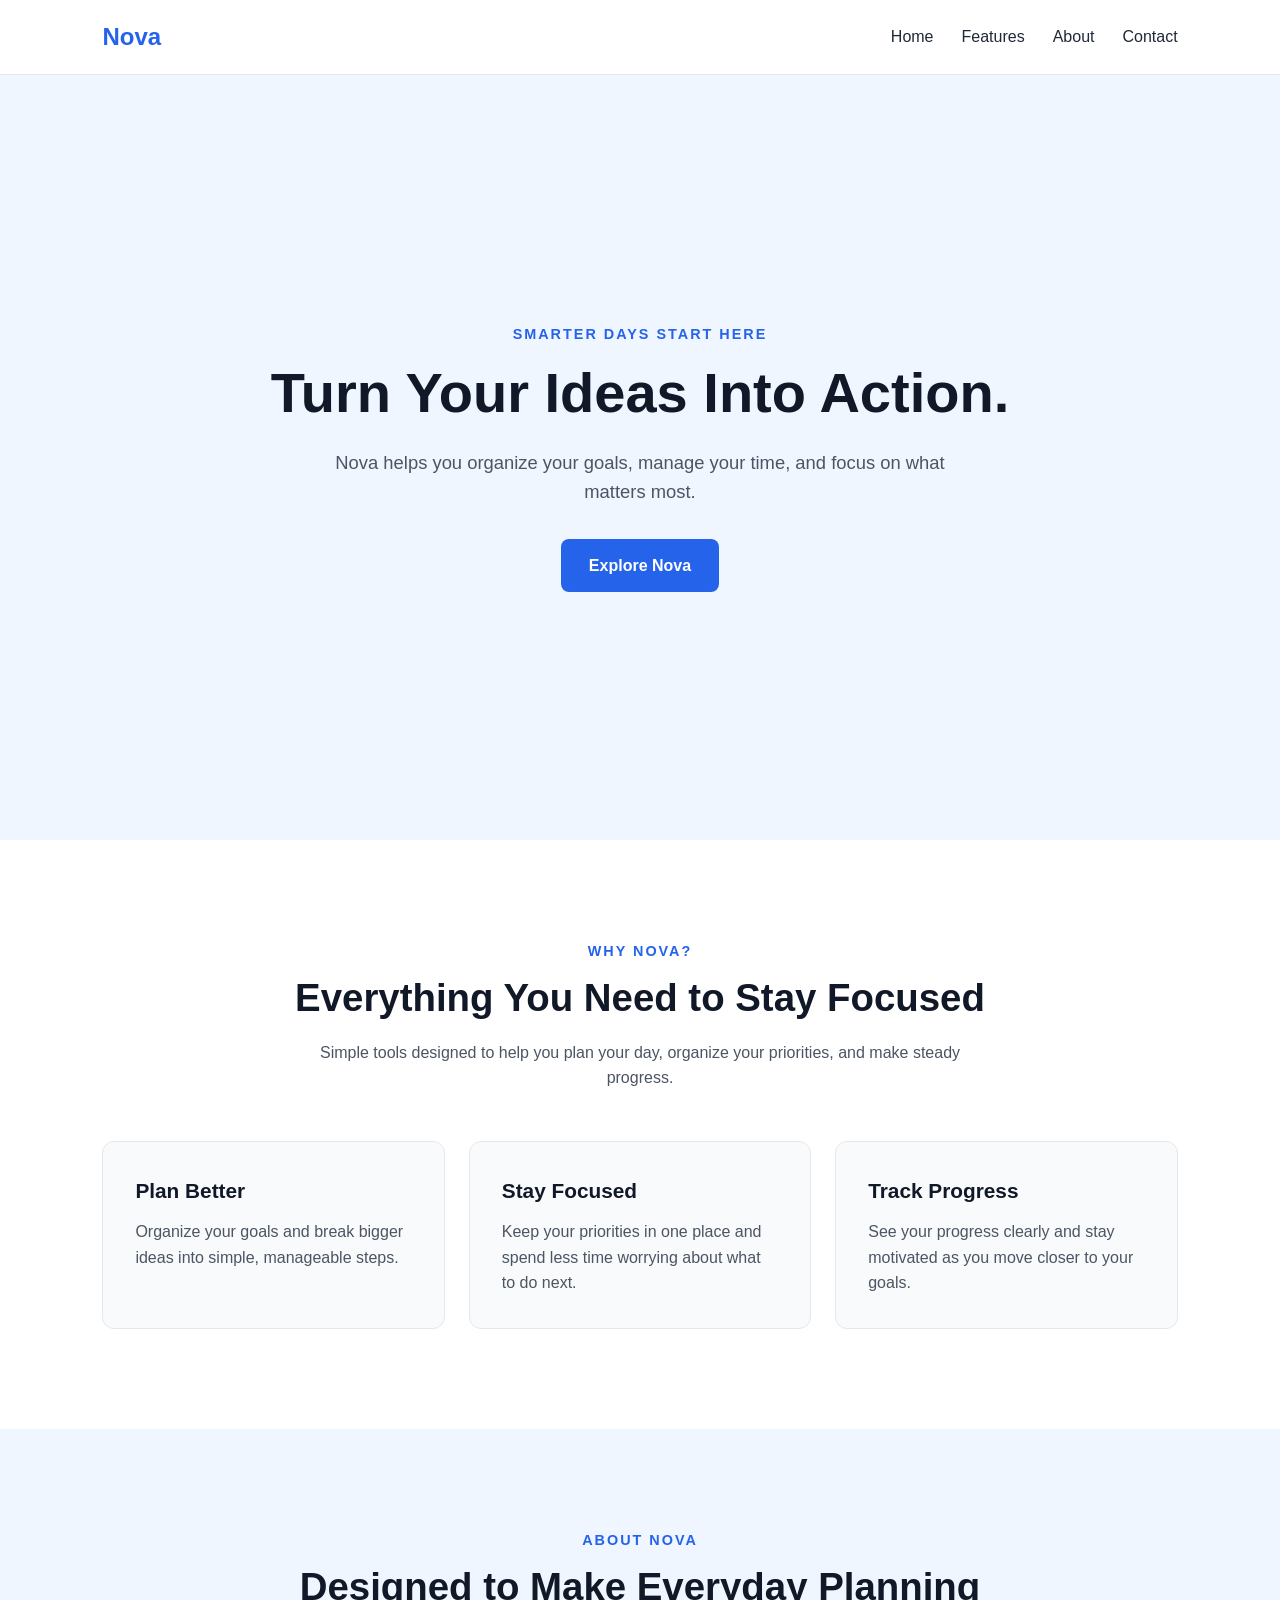
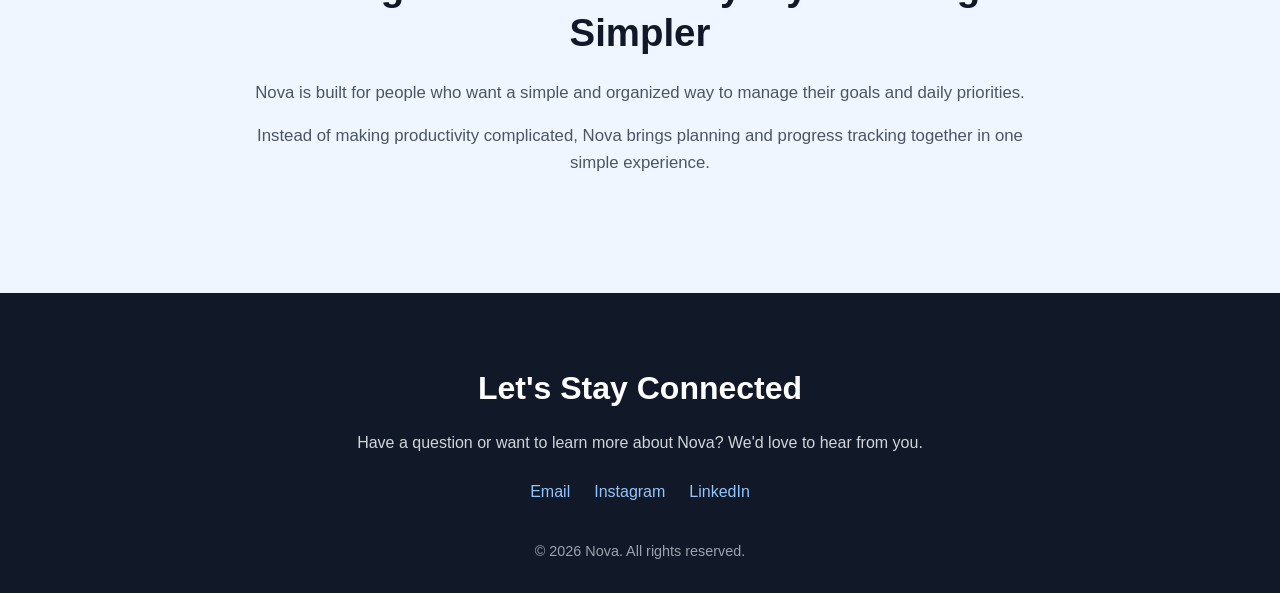
<file: WebDev-L1-LandingPage/index.html>
<!DOCTYPE html>
<html lang="en">
<head>
    <meta charset="UTF-8">
    <meta name="viewport" content="width=device-width, initial-scale=1.0">
    <title>Landing Page</title>
    <link rel="stylesheet" href="style.css">
</head>

<body>
    <body>

    <nav class="navbar">
        <div class="logo">Nova</div>

        <ul class="nav-links">
            <li><a href="#home">Home</a></li>
            <li><a href="#features">Features</a></li>
            <li><a href="#about">About</a></li>
            <li><a href="#contact">Contact</a></li>
        </ul>
    </nav>
        <section class="hero" id="home">
        <div class="hero-content">
            <p class="hero-label">SMARTER DAYS START HERE</p>

            <h1>Turn Your Ideas Into Action.</h1>

            <p class="hero-text">
                Nova helps you organize your goals, manage your time,
                and focus on what matters most.
            </p>

            <a href="#features" class="cta-button">Explore Nova</a>
        </div>
    </section>
        <section class="features" id="features">
        <div class="section-heading">
            <p class="section-label">WHY NOVA?</p>
            <h2>Everything You Need to Stay Focused</h2>
            <p>
                Simple tools designed to help you plan your day,
                organize your priorities, and make steady progress.
            </p>
        </div>

        <div class="feature-cards">

            <div class="feature-card">
                <h3>Plan Better</h3>
                <p>
                    Organize your goals and break bigger ideas
                    into simple, manageable steps.
                </p>
            </div>

            <div class="feature-card">
                <h3>Stay Focused</h3>
                <p>
                    Keep your priorities in one place and spend
                    less time worrying about what to do next.
                </p>
            </div>

            <div class="feature-card">
                <h3>Track Progress</h3>
                <p>
                    See your progress clearly and stay motivated
                    as you move closer to your goals.
                </p>
            </div>

        </div>
    </section>
        <section class="about" id="about">
        <div class="about-content">
            <p class="section-label">ABOUT NOVA</p>

            <h2>Designed to Make Everyday Planning Simpler</h2>

            <p>
                Nova is built for people who want a simple and organized
                way to manage their goals and daily priorities.
            </p>

            <p>
                Instead of making productivity complicated, Nova brings
                planning and progress tracking together in one simple
                experience.
            </p>
        </div>
    </section>
        <footer class="footer" id="contact">
        <div class="footer-content">
            <h2>Let's Stay Connected</h2>

            <p>
                Have a question or want to learn more about Nova?
                We'd love to hear from you.
            </p>

            <div class="footer-links">
                <a href="#">Email</a>
                <a href="#">Instagram</a>
                <a href="#">LinkedIn</a>
            </div>

            <p class="copyright">
                © 2026 Nova. All rights reserved.
            </p>
        </div>
    </footer>

</body>

</body>
</html>
</file>
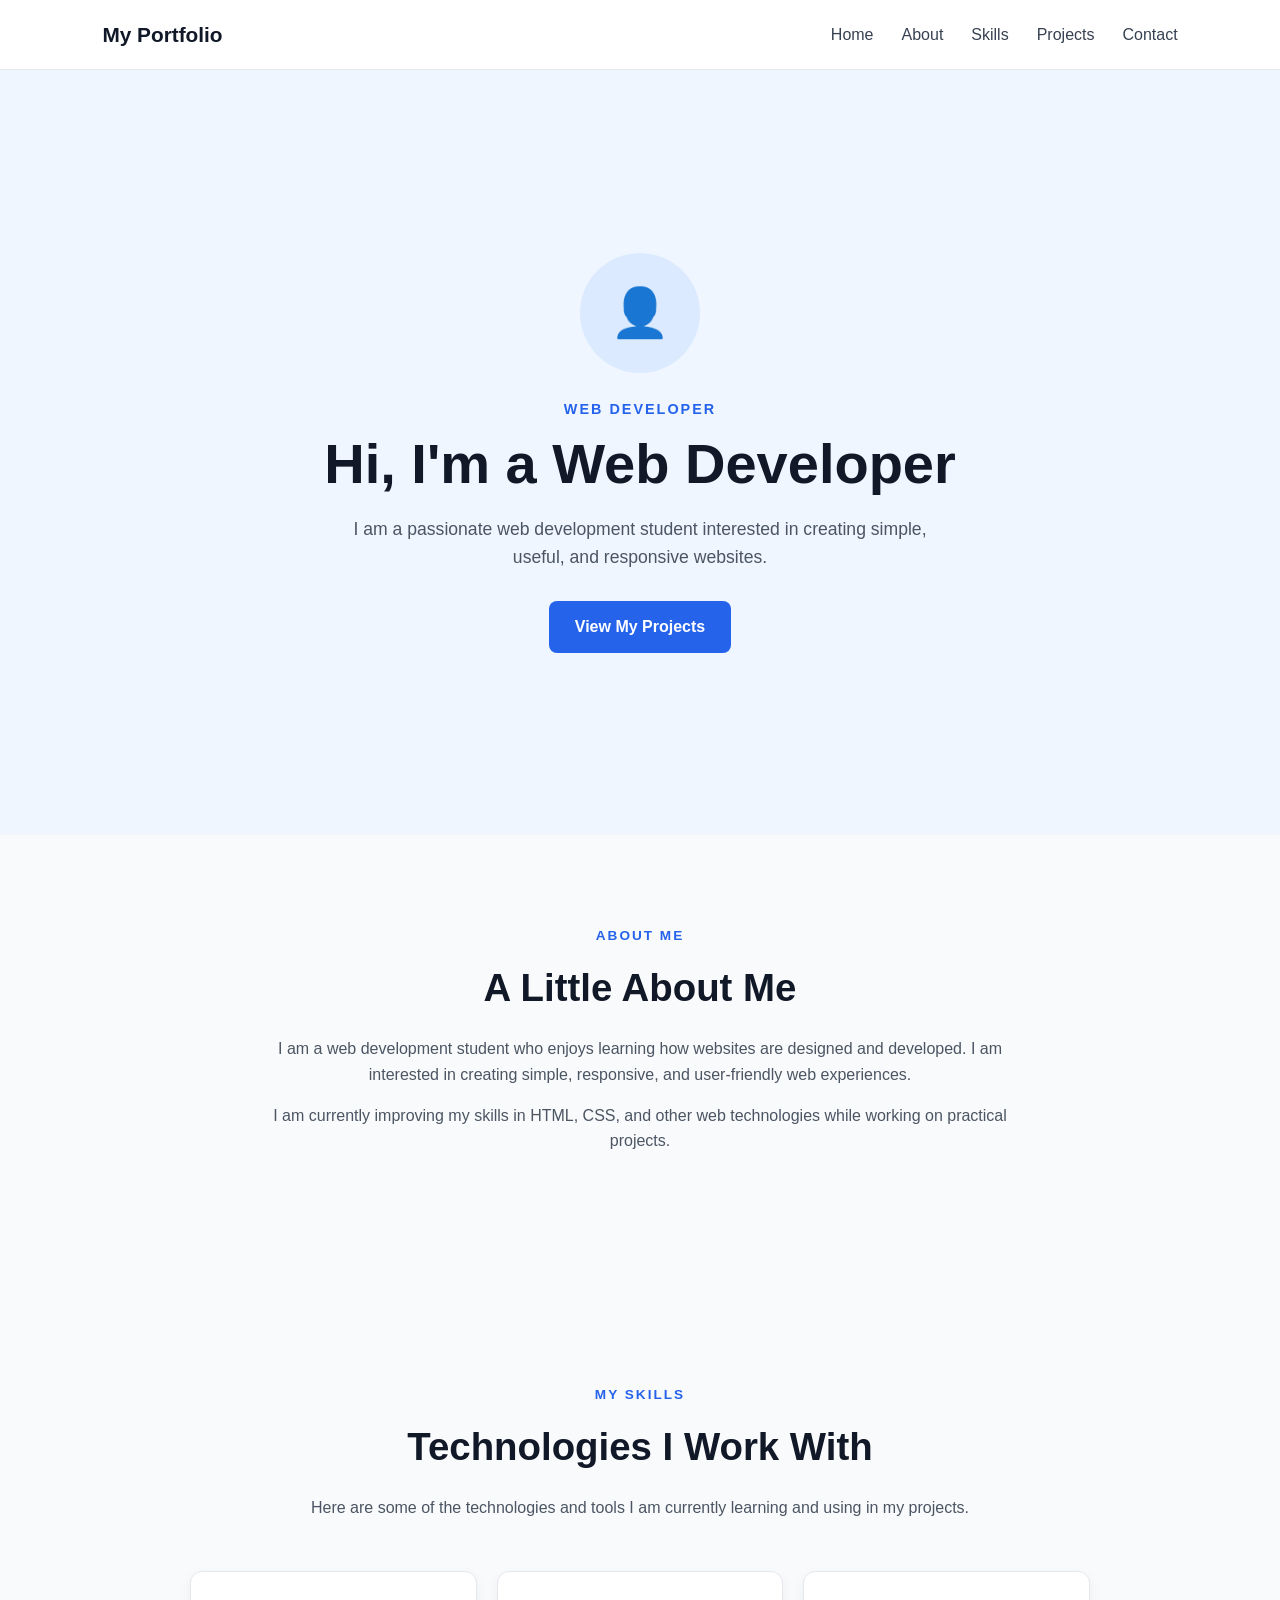
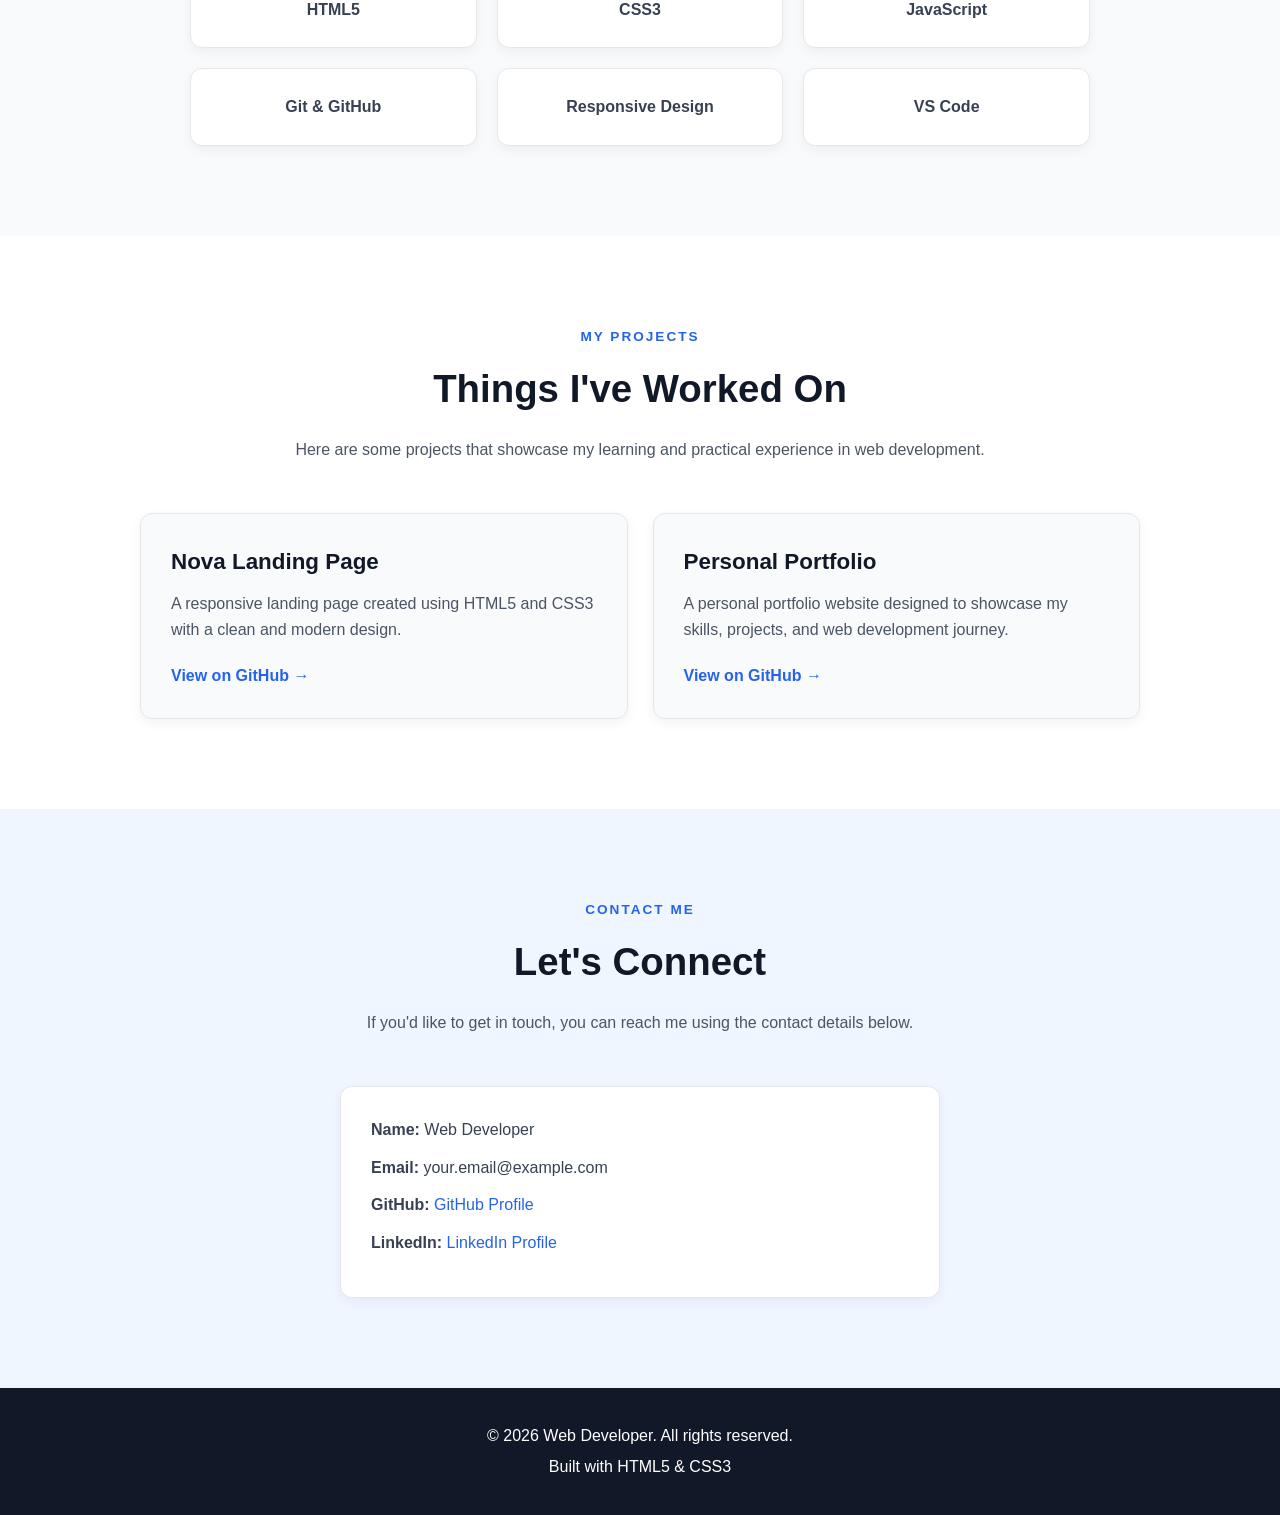
<file: WebDev-L1-Portfolio/index.html>
<!DOCTYPE html>
<html lang="en">
<head>
    <meta charset="UTF-8">
    <meta name="viewport" content="width=device-width, initial-scale=1.0">
    <title>My Portfolio</title>
    <link rel="stylesheet" href="style.css">
</head>

<body>
    <nav class="navbar">
    <div class="logo">My Portfolio</div>

    <ul class="nav-links">
        <li><a href="#home">Home</a></li>
        <li><a href="#about">About</a></li>
        <li><a href="#skills">Skills</a></li>
        <li><a href="#projects">Projects</a></li>
        <li><a href="#contact">Contact</a></li>
    </ul>
</nav>
<section id="home" class="hero">
    <div class="hero-content">

        <div class="avatar">
            <span>👤</span>
        </div>

        <p class="hero-label">WEB DEVELOPER</p>

        <h1>Hi, I'm a Web Developer</h1>

        <p class="hero-text">
            I am a passionate web development student interested in creating
            simple, useful, and responsive websites.
        </p>

        <a href="#projects" class="cta-button">View My Projects</a>

    </div>
</section>
<section id="about" class="about">
    <div class="section-heading">
        <p class="section-label">ABOUT ME</p>
        <h2>A Little About Me</h2>

        <p>
            I am a web development student who enjoys learning how websites
            are designed and developed. I am interested in creating simple,
            responsive, and user-friendly web experiences.
        </p>

        <p>
            I am currently improving my skills in HTML, CSS, and other
            web technologies while working on practical projects.
        </p>
    </div>
</section>
<section id="skills" class="skills">
    <div class="section-heading">
        <p class="section-label">MY SKILLS</p>
        <h2>Technologies I Work With</h2>
        <p>
            Here are some of the technologies and tools I am currently
            learning and using in my projects.
        </p>
    </div>

    <div class="skills-grid">
        <div class="skill-card">HTML5</div>
        <div class="skill-card">CSS3</div>
        <div class="skill-card">JavaScript</div>
        <div class="skill-card">Git & GitHub</div>
        <div class="skill-card">Responsive Design</div>
        <div class="skill-card">VS Code</div>
    </div>
</section>
<section id="projects" class="projects">
    <div class="section-heading">
        <p class="section-label">MY PROJECTS</p>
        <h2>Things I've Worked On</h2>
        <p>
            Here are some projects that showcase my learning and practical
            experience in web development.
        </p>
    </div>

    <div class="projects-grid">

        <div class="project-card">
            <h3>Nova Landing Page</h3>
            <p>
                A responsive landing page created using HTML5 and CSS3
                with a clean and modern design.
            </p>
            <a href="#" class="project-link">View on GitHub →</a>
        </div>

        <div class="project-card">
            <h3>Personal Portfolio</h3>
            <p>
                A personal portfolio website designed to showcase my
                skills, projects, and web development journey.
            </p>
            <a href="#" class="project-link">View on GitHub →</a>
        </div>

    </div>
</section>
<section id="contact" class="contact">
    <div class="section-heading">
        <p class="section-label">CONTACT ME</p>
        <h2>Let's Connect</h2>
        <p>
            If you'd like to get in touch, you can reach me using the
            contact details below.
        </p>
    </div>

    <div class="contact-info">
        <p><strong>Name:</strong> Web Developer</p>
        <p><strong>Email:</strong> your.email@example.com</p>
        <p><strong>GitHub:</strong> <a href="#">GitHub Profile</a></p>
        <p><strong>LinkedIn:</strong> <a href="#">LinkedIn Profile</a></p>
    </div>
</section>
<footer class="footer">
    <p>© 2026 Web Developer. All rights reserved.</p>
    <p>Built with HTML5 & CSS3</p>
</footer>

</body>
</html>
</file>
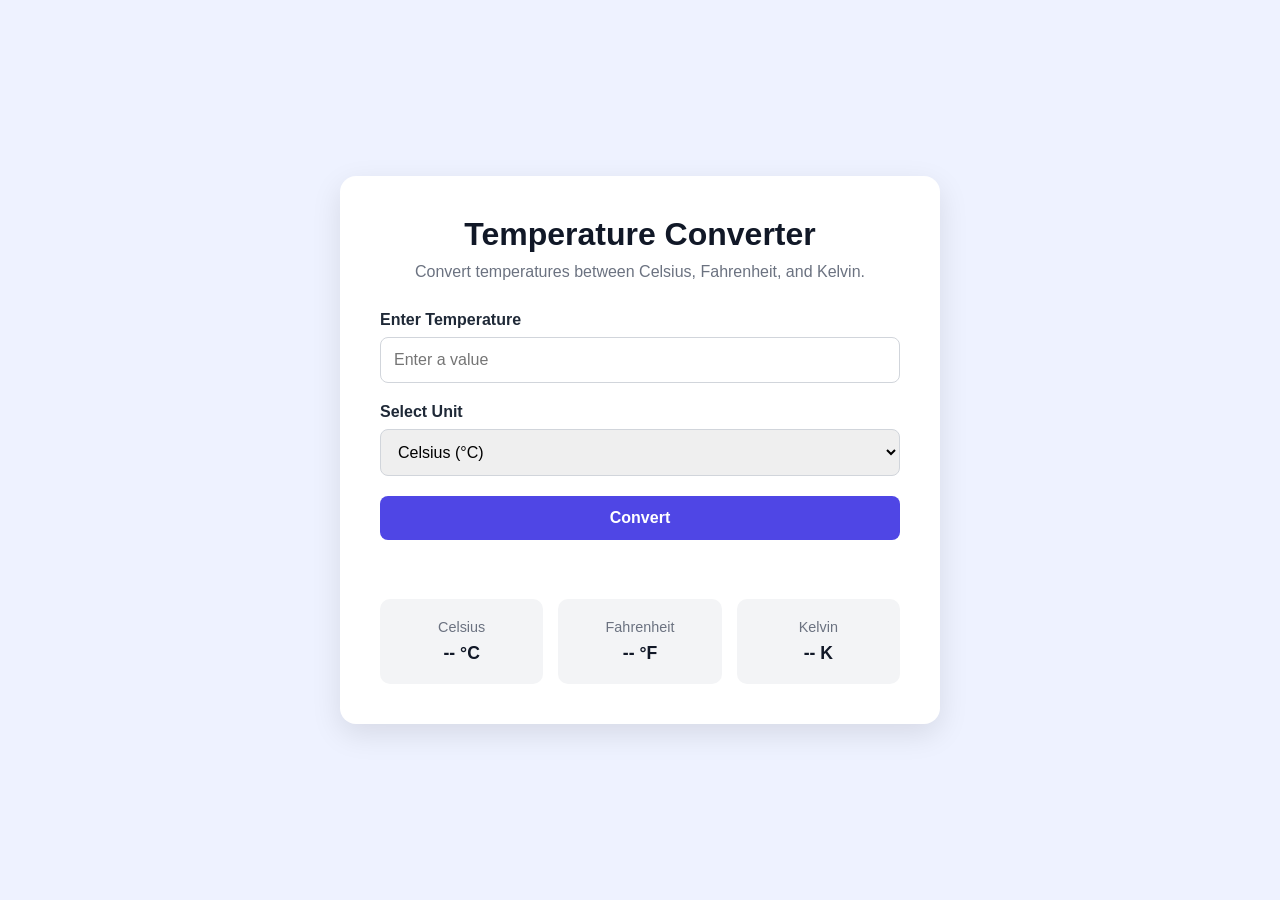
<file: WebDev-L1-TemperatureConverter/index.html>
<!DOCTYPE html>
<html lang="en">
<head>
    <meta charset="UTF-8">
    <meta name="viewport" content="width=device-width, initial-scale=1.0">
    <title>Temperature Converter</title>
    <link rel="stylesheet" href="style.css">
</head>

<body>

    <div class="container">

        <div class="converter-card">

            <h1>Temperature Converter</h1>

            <p class="subtitle">
                Convert temperatures between Celsius, Fahrenheit, and Kelvin.
            </p>

            <div class="input-group">
                <label for="temperature">Enter Temperature</label>
                <input type="number" id="temperature" placeholder="Enter a value">
            </div>

            <div class="input-group">
                <label for="unit">Select Unit</label>
                <select id="unit">
                    <option value="celsius">Celsius (°C)</option>
                    <option value="fahrenheit">Fahrenheit (°F)</option>
                    <option value="kelvin">Kelvin (K)</option>
                </select>
            </div>

            <button id="convertBtn">Convert</button>

            <p id="errorMessage" class="error-message"></p>

            <div id="results" class="results">
                <div class="result-box">
                    <span>Celsius</span>
                    <strong id="celsiusResult">-- °C</strong>
                </div>

                <div class="result-box">
                    <span>Fahrenheit</span>
                    <strong id="fahrenheitResult">-- °F</strong>
                </div>

                <div class="result-box">
                    <span>Kelvin</span>
                    <strong id="kelvinResult">-- K</strong>
                </div>
            </div>

        </div>

    </div>

    <script src="script.js"></script>
</body>
</html>
</file>
<file: WebDev-L1-LandingPage/style.css>
/* Basic page settings */

* {
    margin: 0;
    padding: 0;
    box-sizing: border-box;
}

html {
    scroll-behavior: smooth;
}

body {
    font-family: Arial, sans-serif;
    color: #1f2937;
    background-color: #f8fafc;
    line-height: 1.6;
}
/* Navigation bar */

.navbar {
    position: sticky;
    top: 0;
    z-index: 1000;

    display: flex;
    justify-content: space-between;
    align-items: center;

    padding: 18px 8%;
    background-color: #ffffff;
    border-bottom: 1px solid #e5e7eb;
}

.logo {
    font-size: 1.5rem;
    font-weight: bold;
    color: #2563eb;
}

.nav-links {
    display: flex;
    gap: 28px;
    list-style: none;
}

.nav-links a {
    text-decoration: none;
    color: #1f2937;
    font-size: 1rem;
    font-weight: 500;
}

.nav-links a:hover {
    color: #2563eb;
}
/* Hero section */

.hero {
    min-height: 85vh;
    display: flex;
    align-items: center;
    justify-content: center;
    text-align: center;
    padding: 80px 8%;
    background-color: #eff6ff;
}

.hero-content {
    max-width: 800px;
}

.hero-label {
    margin-bottom: 16px;
    color: #2563eb;
    font-size: 0.9rem;
    font-weight: bold;
    letter-spacing: 2px;
}

.hero h1 {
    margin-bottom: 24px;
    color: #111827;
    font-size: 3.5rem;
    line-height: 1.1;
}

.hero-text {
    max-width: 650px;
    margin: 0 auto 32px;
    color: #4b5563;
    font-size: 1.15rem;
}

.cta-button {
    display: inline-block;
    padding: 14px 28px;
    background-color: #2563eb;
    color: #ffffff;
    text-decoration: none;
    border-radius: 8px;
    font-weight: bold;
}

.cta-button:hover {
    background-color: #1d4ed8;
}
/* Features section */

.features {
    padding: 100px 8%;
    background-color: #ffffff;
}

.section-heading {
    max-width: 700px;
    margin: 0 auto 50px;
    text-align: center;
}

.section-label {
    margin-bottom: 12px;
    color: #2563eb;
    font-size: 0.9rem;
    font-weight: bold;
    letter-spacing: 2px;
}

.section-heading h2 {
    margin-bottom: 18px;
    color: #111827;
    font-size: 2.4rem;
    line-height: 1.2;
}

.section-heading > p:last-child {
    color: #4b5563;
    font-size: 1rem;
}

.feature-cards {
    display: grid;
    grid-template-columns: repeat(3, 1fr);
    gap: 24px;
    max-width: 1100px;
    margin: 0 auto;
}

.feature-card {
    padding: 32px;
    background-color: #f8fafc;
    border: 1px solid #e5e7eb;
    border-radius: 12px;
}

.feature-card h3 {
    margin-bottom: 12px;
    color: #111827;
    font-size: 1.3rem;
}

.feature-card p {
    color: #4b5563;
}
/* About section */

.about {
    padding: 100px 8%;
    background-color: #eff6ff;
}

.about-content {
    max-width: 800px;
    margin: 0 auto;
    text-align: center;
}

.about-content h2 {
    margin-bottom: 24px;
    color: #111827;
    font-size: 2.4rem;
    line-height: 1.2;
}

.about-content p:not(.section-label) {
    margin-bottom: 16px;
    color: #4b5563;
    font-size: 1.05rem;
}
/* Footer */

.footer {
    padding: 70px 8% 30px;
    background-color: #111827;
    color: #ffffff;
    text-align: center;
}

.footer-content {
    max-width: 700px;
    margin: 0 auto;
}

.footer h2 {
    margin-bottom: 16px;
    font-size: 2rem;
}

.footer p {
    margin-bottom: 24px;
    color: #d1d5db;
}

.footer-links {
    display: flex;
    justify-content: center;
    gap: 24px;
    margin-bottom: 35px;
}

.footer-links a {
    color: #93c5fd;
    text-decoration: none;
    font-weight: 500;
}

.footer-links a:hover {
    color: #ffffff;
}

.footer .copyright {
    margin-bottom: 0;
    font-size: 0.9rem;
    color: #9ca3af;
}
/* Responsive design */

@media (max-width: 768px) {

    .navbar {
        flex-direction: column;
        gap: 15px;
        padding: 18px 5%;
    }

    .nav-links {
        gap: 16px;
        flex-wrap: wrap;
        justify-content: center;
    }

    .hero {
        min-height: auto;
        padding: 80px 5%;
    }

    .hero h1 {
        font-size: 2.5rem;
    }

    .hero-text {
        font-size: 1rem;
    }

    .features {
        padding: 70px 5%;
    }

    .feature-cards {
        grid-template-columns: 1fr;
    }

    .section-heading h2 {
        font-size: 2rem;
    }

    .about {
        padding: 70px 5%;
    }

    .about-content h2 {
        font-size: 2rem;
    }

    .footer {
        padding: 60px 5% 25px;
    }
}
</file>
<file: WebDev-L1-Portfolio/style.css>
/* Basic styling */

* {
    margin: 0;
    padding: 0;
    box-sizing: border-box;
}

html {
    scroll-behavior: smooth;
}

body {
    font-family: Arial, sans-serif;
    color: #1f2937;
    background-color: #ffffff;
    line-height: 1.6;
}

a {
    color: inherit;
}

section {
    padding: 90px 8%;
}

.section-heading {
    max-width: 700px;
    margin: 0 auto 50px;
    text-align: center;
}

.section-label {
    margin-bottom: 10px;
    color: #2563eb;
    font-size: 0.85rem;
    font-weight: bold;
    letter-spacing: 2px;
}

.section-heading h2 {
    margin-bottom: 18px;
    color: #111827;
    font-size: 2.4rem;
}

.section-heading > p:not(.section-label) {
    color: #4b5563;
}
/* Navigation */

.navbar {
    position: sticky;
    top: 0;
    z-index: 1000;

    display: flex;
    justify-content: space-between;
    align-items: center;

    padding: 18px 8%;

    background-color: #ffffff;
    border-bottom: 1px solid #e5e7eb;
}

.logo {
    color: #111827;
    font-size: 1.3rem;
    font-weight: bold;
}

.nav-links {
    display: flex;
    gap: 28px;
    list-style: none;
}

.nav-links a {
    color: #374151;
    text-decoration: none;
    font-weight: 500;
}

.nav-links a:hover {
    color: #2563eb;
}
/* Hero section */

.hero {
    min-height: 85vh;
    display: flex;
    align-items: center;
    justify-content: center;
    text-align: center;
    background-color: #eff6ff;
}

.hero-content {
    max-width: 750px;
}

.avatar {
    width: 120px;
    height: 120px;
    margin: 0 auto 25px;
    border-radius: 50%;
    display: flex;
    align-items: center;
    justify-content: center;
    background-color: #dbeafe;
    font-size: 3rem;
}

.hero-label {
    margin-bottom: 12px;
    color: #2563eb;
    font-size: 0.9rem;
    font-weight: bold;
    letter-spacing: 2px;
}

.hero h1 {
    margin-bottom: 20px;
    color: #111827;
    font-size: 3.5rem;
    line-height: 1.1;
}

.hero-text {
    max-width: 600px;
    margin: 0 auto 30px;
    color: #4b5563;
    font-size: 1.1rem;
}

.cta-button {
    display: inline-block;
    padding: 13px 26px;
    border-radius: 8px;
    background-color: #2563eb;
    color: #ffffff;
    text-decoration: none;
    font-weight: bold;
}

.cta-button:hover {
    background-color: #1d4ed8;
}
/* Skills section */

.skills {
    background-color: #f9fafb;
}

.skills-grid {
    max-width: 900px;
    margin: 0 auto;
    display: grid;
    grid-template-columns: repeat(3, 1fr);
    gap: 20px;
}

.skill-card {
    padding: 25px;
    background-color: #ffffff;
    border: 1px solid #e5e7eb;
    border-radius: 12px;
    text-align: center;
    font-weight: bold;
    color: #374151;
    box-shadow: 0 4px 12px rgba(0, 0, 0, 0.05);
}

.skill-card:hover {
    transform: translateY(-4px);
}
/* Projects section */

.projects {
    background-color: #ffffff;
}

.projects-grid {
    max-width: 1000px;
    margin: 0 auto;
    display: grid;
    grid-template-columns: repeat(2, 1fr);
    gap: 25px;
}

.project-card {
    padding: 30px;
    background-color: #f9fafb;
    border: 1px solid #e5e7eb;
    border-radius: 12px;
    box-shadow: 0 4px 12px rgba(0, 0, 0, 0.05);
}

.project-card h3 {
    margin-bottom: 12px;
    color: #111827;
    font-size: 1.4rem;
}

.project-card p {
    margin-bottom: 20px;
    color: #4b5563;
}

.project-link {
    color: #2563eb;
    text-decoration: none;
    font-weight: bold;
}

.project-link:hover {
    text-decoration: underline;
}
/* About section */

.about {
    background-color: #f9fafb;
}

.about .section-heading {
    max-width: 750px;
}

.about .section-heading p:not(.section-label) {
    margin-bottom: 15px;
}
/* Contact section */

.contact {
    background-color: #eff6ff;
}

.contact-info {
    max-width: 600px;
    margin: 0 auto;
    padding: 30px;
    background-color: #ffffff;
    border-radius: 12px;
    border: 1px solid #e5e7eb;
    box-shadow: 0 4px 12px rgba(0, 0, 0, 0.05);
}

.contact-info p {
    margin-bottom: 12px;
    color: #374151;
}

.contact-info a {
    color: #2563eb;
    text-decoration: none;
}

.contact-info a:hover {
    text-decoration: underline;
}
/* Footer */

.footer {
    padding: 30px 8%;
    text-align: center;
    background-color: #111827;
    color: #ffffff;
}

.footer p {
    margin: 5px 0;
}
/* Responsive design */

@media (max-width: 768px) {

    .navbar {
        flex-direction: column;
        gap: 15px;
    }

    .nav-links {
        gap: 15px;
        flex-wrap: wrap;
        justify-content: center;
    }

    section {
        padding: 60px 6%;
    }

    .hero h1 {
        font-size: 2.5rem;
    }

    .skills-grid {
        grid-template-columns: 1fr 1fr;
    }

    .projects-grid {
        grid-template-columns: 1fr;
    }

    .section-heading h2 {
        font-size: 2rem;
    }
}

@media (max-width: 480px) {

    .nav-links {
        gap: 10px;
        font-size: 0.9rem;
    }

    .hero h1 {
        font-size: 2rem;
    }

    .hero-text {
        font-size: 1rem;
    }

    .skills-grid {
        grid-template-columns: 1fr;
    }

    .project-card {
        padding: 22px;
    }

    .contact-info {
        padding: 22px;
    }
}
</file>
<file: WebDev-L1-TemperatureConverter/style.css>
html {
    color-scheme: light;
}
* {
    margin: 0;
    padding: 0;
    box-sizing: border-box;
}

body {
    font-family: Arial, sans-serif;
    min-height: 100vh;
    background: #eef2ff;
    color: #1f2937;
}

.container {
    min-height: 100vh;
    display: flex;
    justify-content: center;
    align-items: center;
    padding: 30px 20px;
}

.converter-card {
    width: 100%;
    max-width: 600px;
    padding: 40px;
    background: #ffffff;
    border-radius: 16px;
    box-shadow: 0 10px 30px rgba(0, 0, 0, 0.1);
}

h1 {
    text-align: center;
    margin-bottom: 10px;
    color: #111827;
}

.subtitle {
    text-align: center;
    margin-bottom: 30px;
    color: #6b7280;
}

.input-group {
    margin-bottom: 20px;
}

label {
    display: block;
    margin-bottom: 8px;
    font-weight: bold;
}

input,
select {
    width: 100%;
    padding: 13px;
    border: 1px solid #d1d5db;
    border-radius: 8px;
    font-size: 1rem;
}

input:focus,
select:focus {
    outline: none;
    border-color: #4f46e5;
}

button {
    width: 100%;
    padding: 13px;
    border: none;
    border-radius: 8px;
    background: #4f46e5;
    color: #ffffff;
    font-size: 1rem;
    font-weight: bold;
    cursor: pointer;
}

button:hover {
    background: #4338ca;
}

.error-message {
    min-height: 24px;
    margin-top: 15px;
    text-align: center;
    color: #dc2626;
    font-weight: bold;
}

.results {
    display: grid;
    grid-template-columns: repeat(3, 1fr);
    gap: 15px;
    margin-top: 20px;
}

.result-box {
    padding: 20px 10px;
    text-align: center;
    background: #f3f4f6;
    border-radius: 10px;
}

.result-box span {
    display: block;
    margin-bottom: 8px;
    color: #6b7280;
    font-size: 0.9rem;
}

.result-box strong {
    color: #111827;
    font-size: 1.1rem;
}

@media (max-width: 600px) {
    .converter-card {
        padding: 25px 20px;
    }

    .results {
        grid-template-columns: 1fr;
    }

    h1 {
        font-size: 1.8rem;
    }
}
</file>
